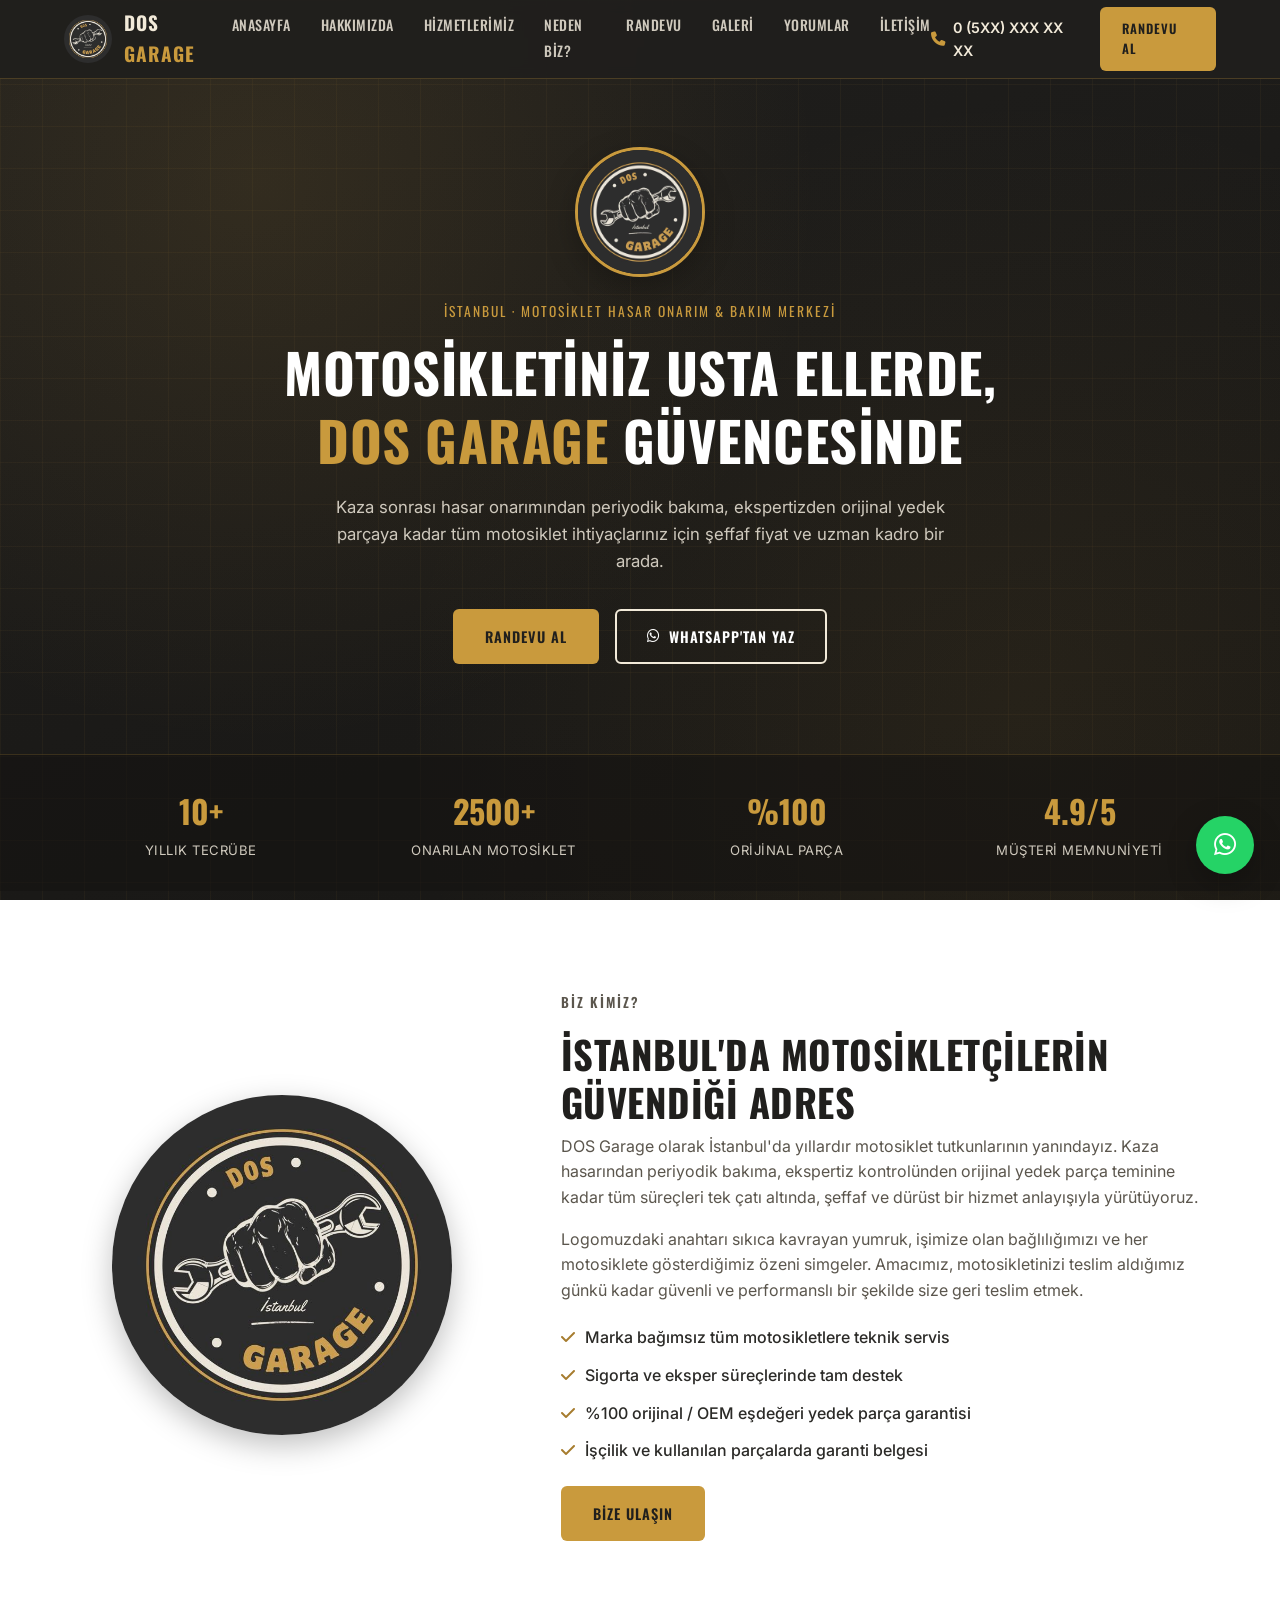
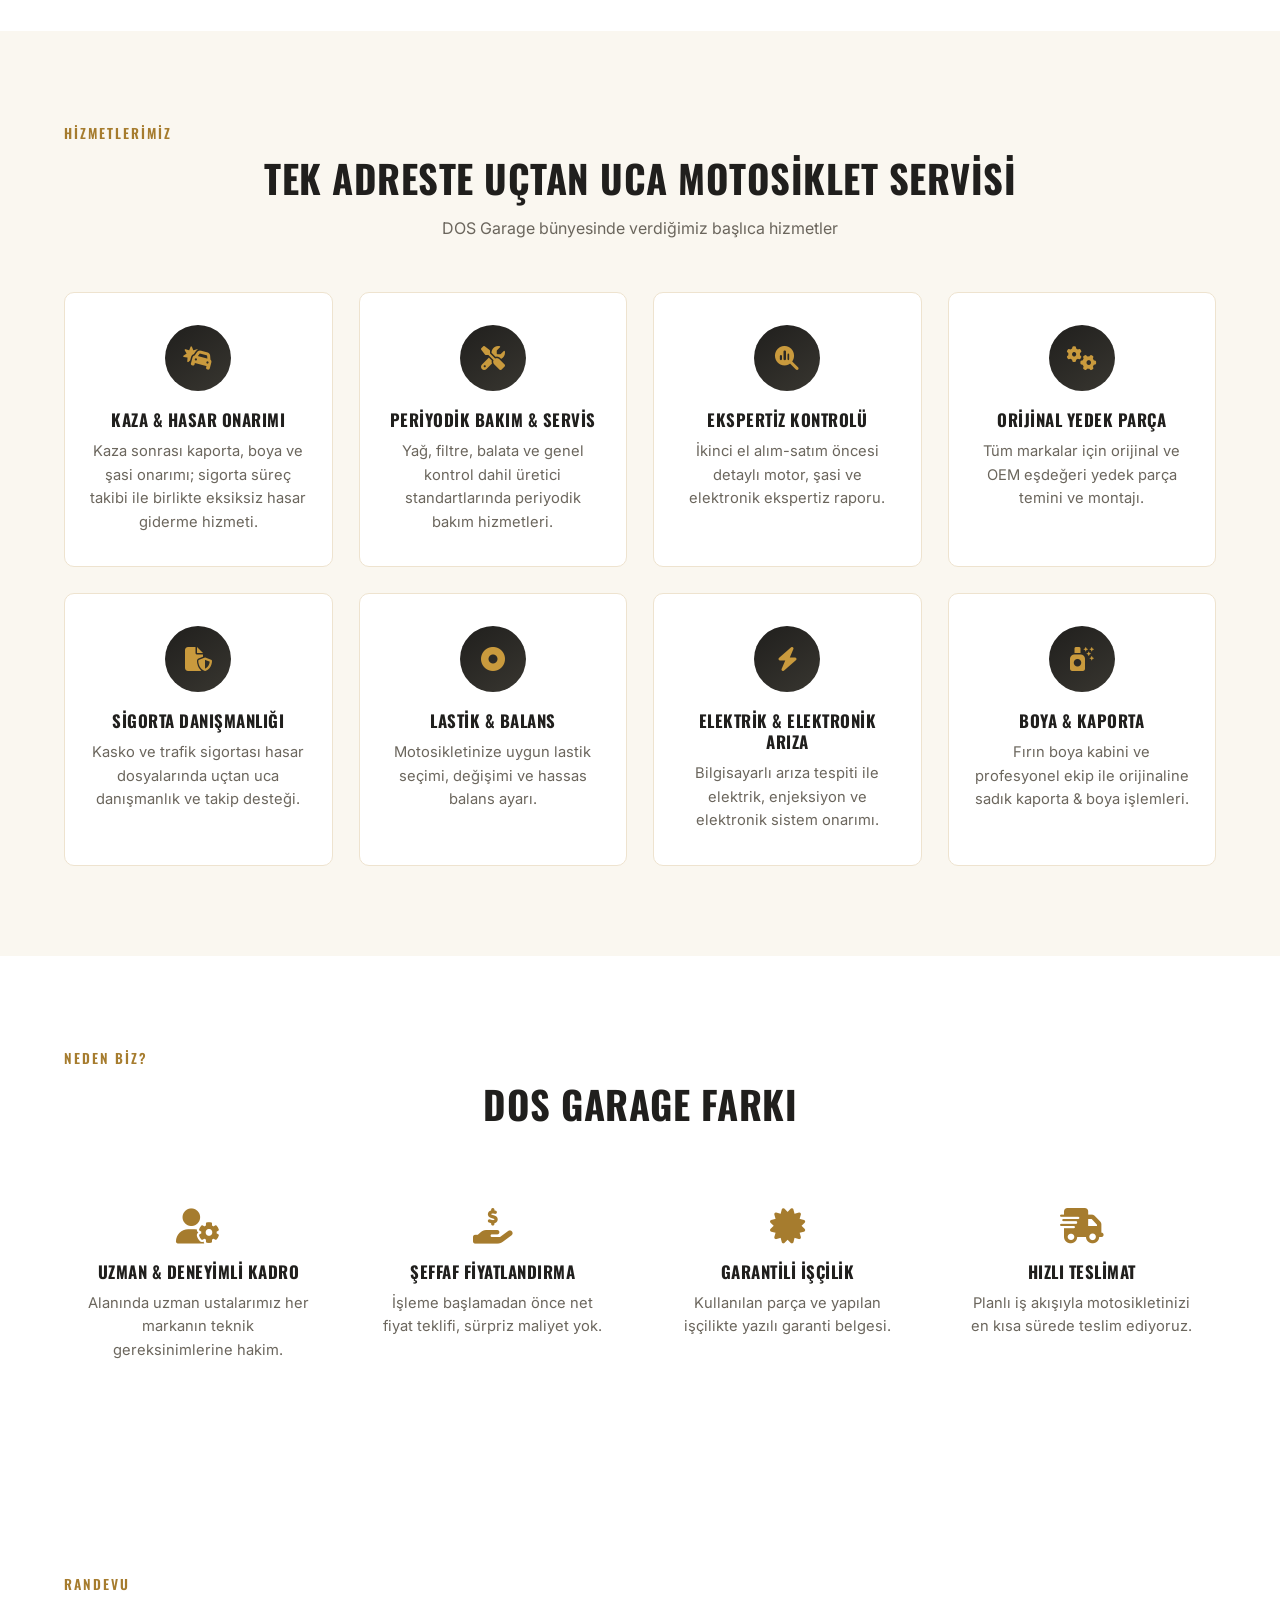
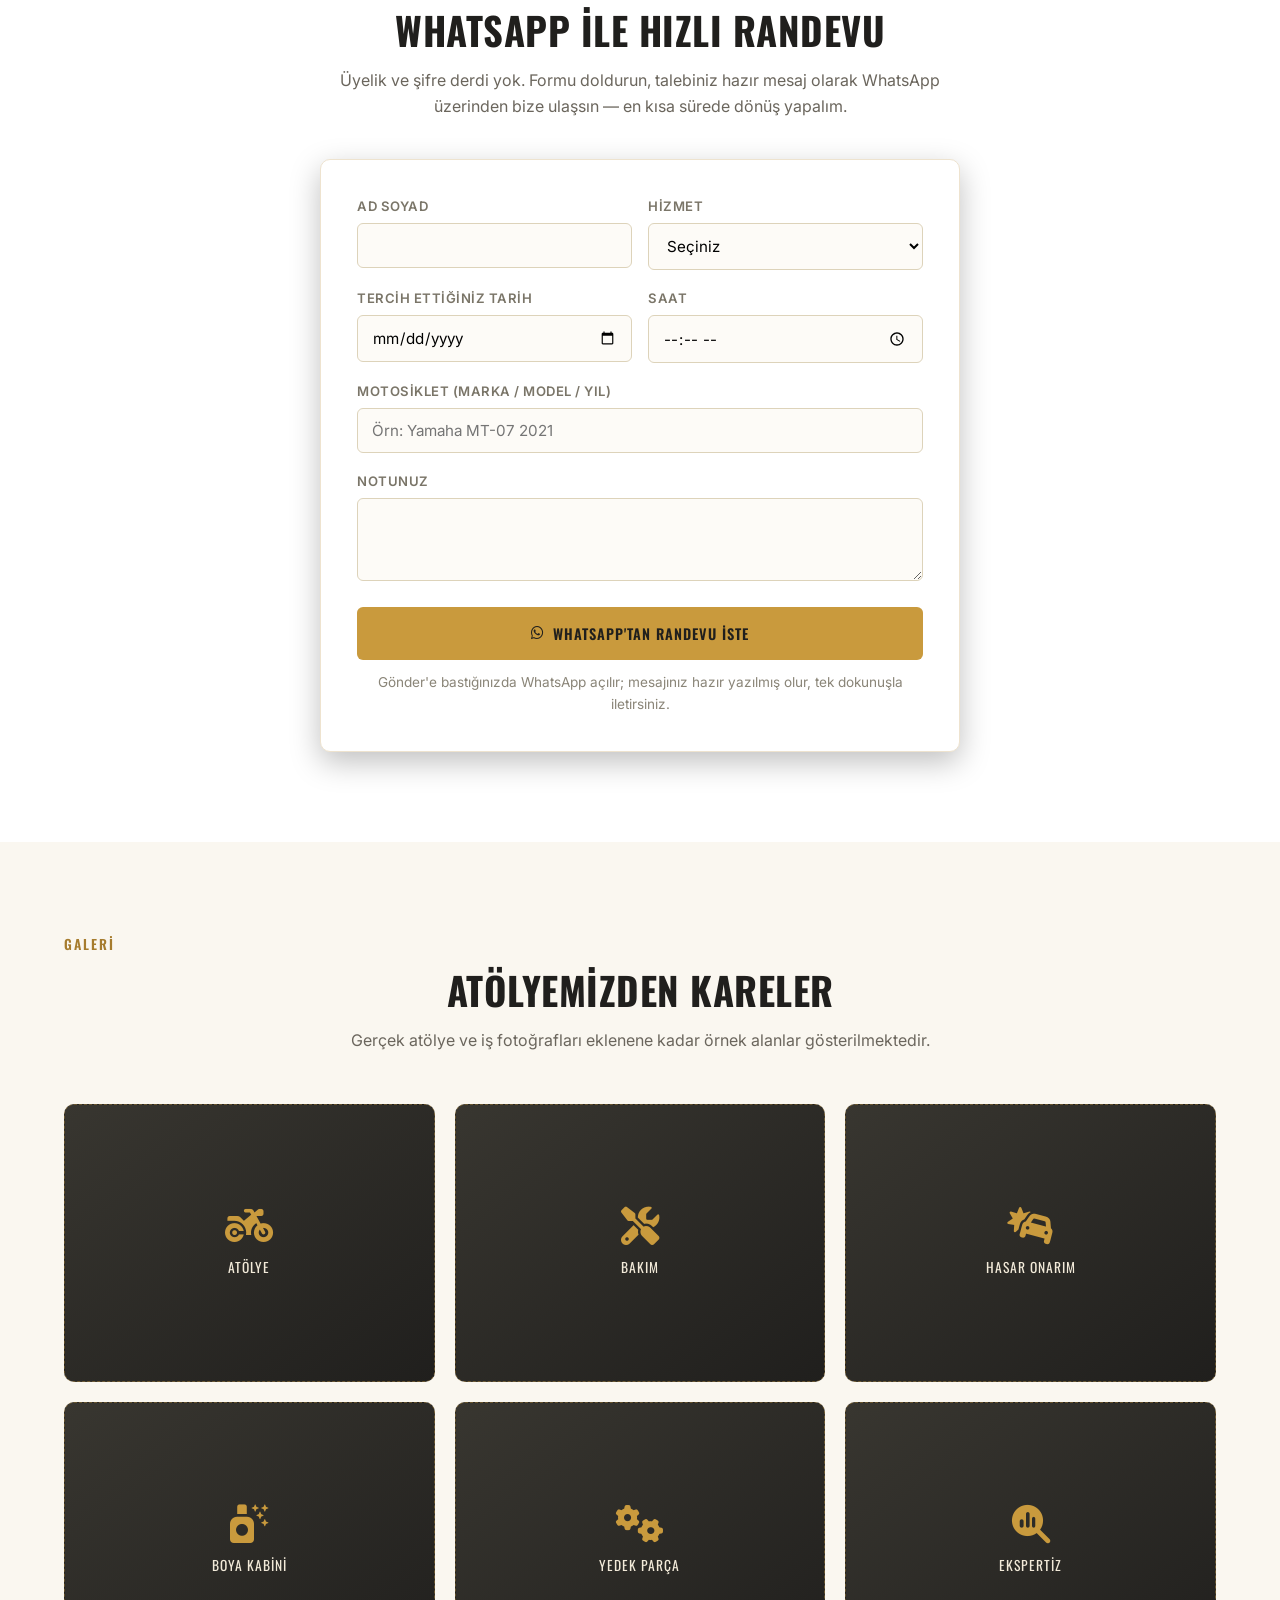
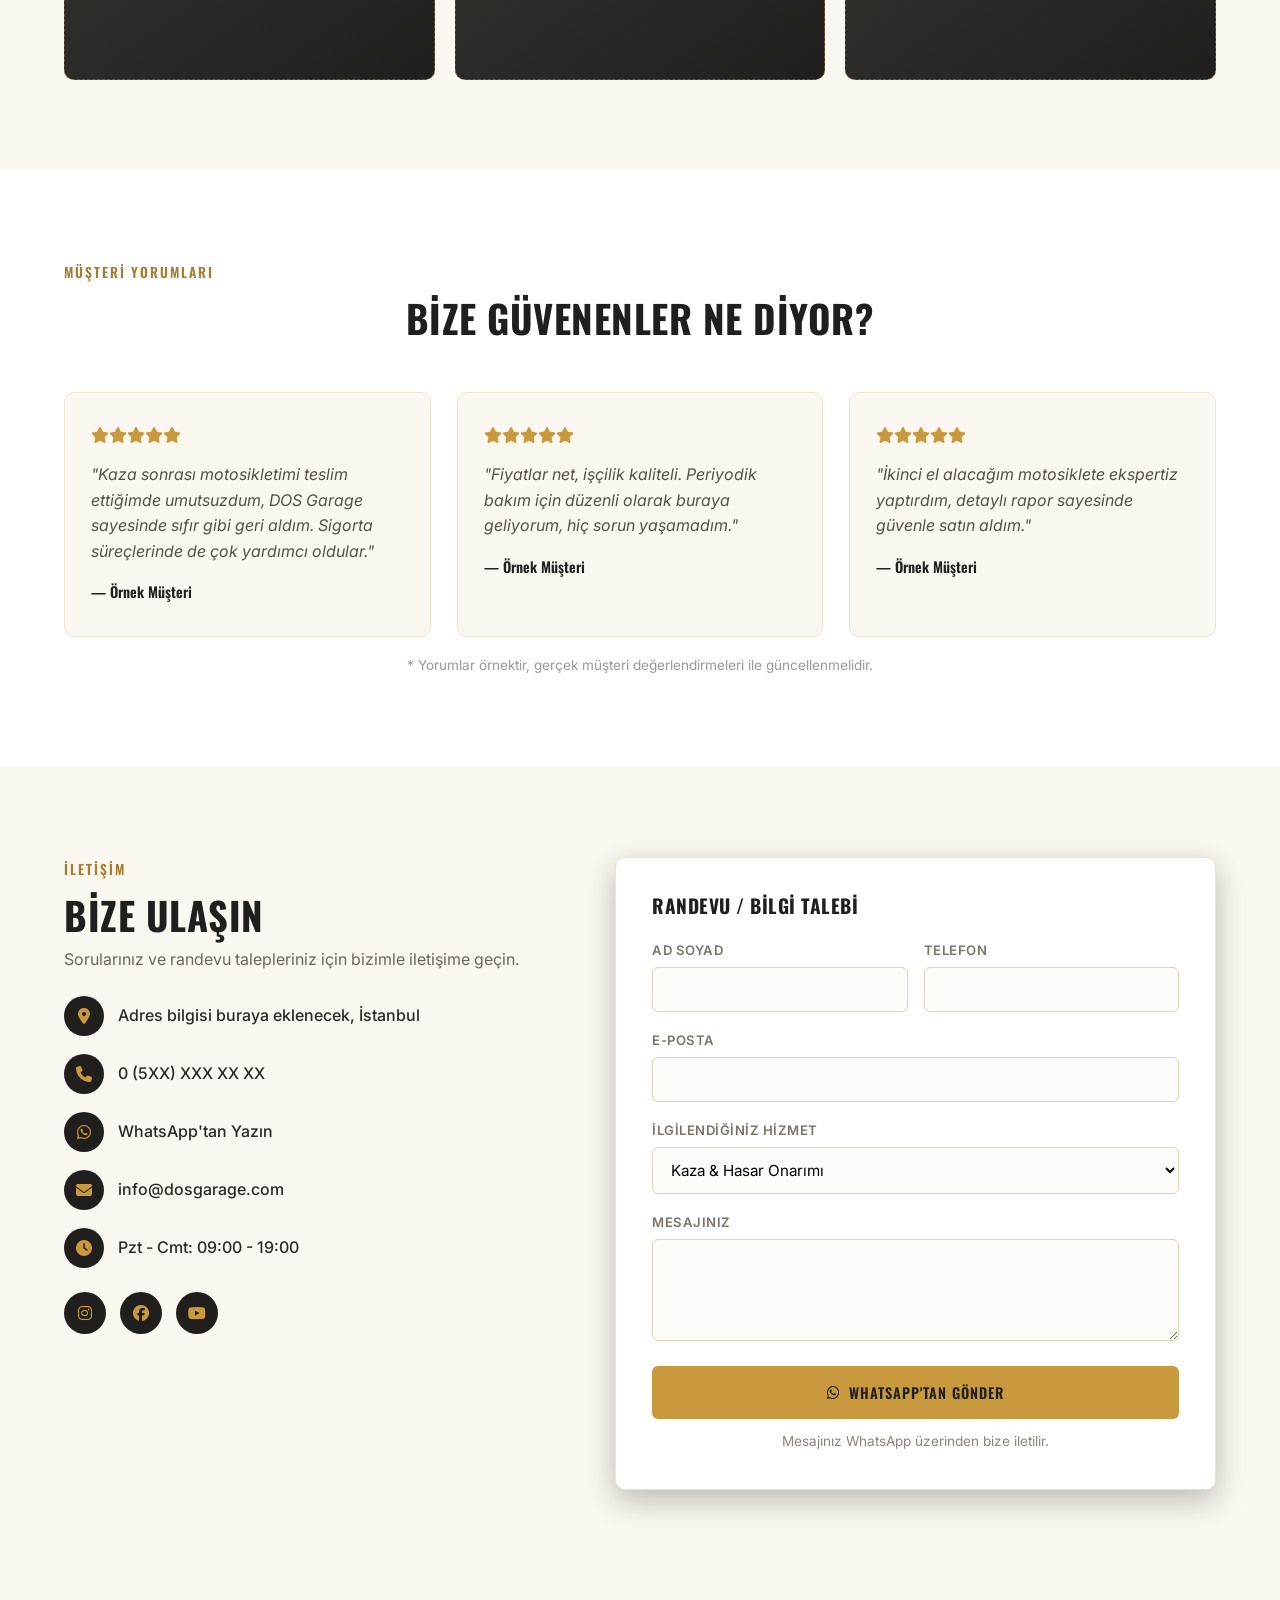
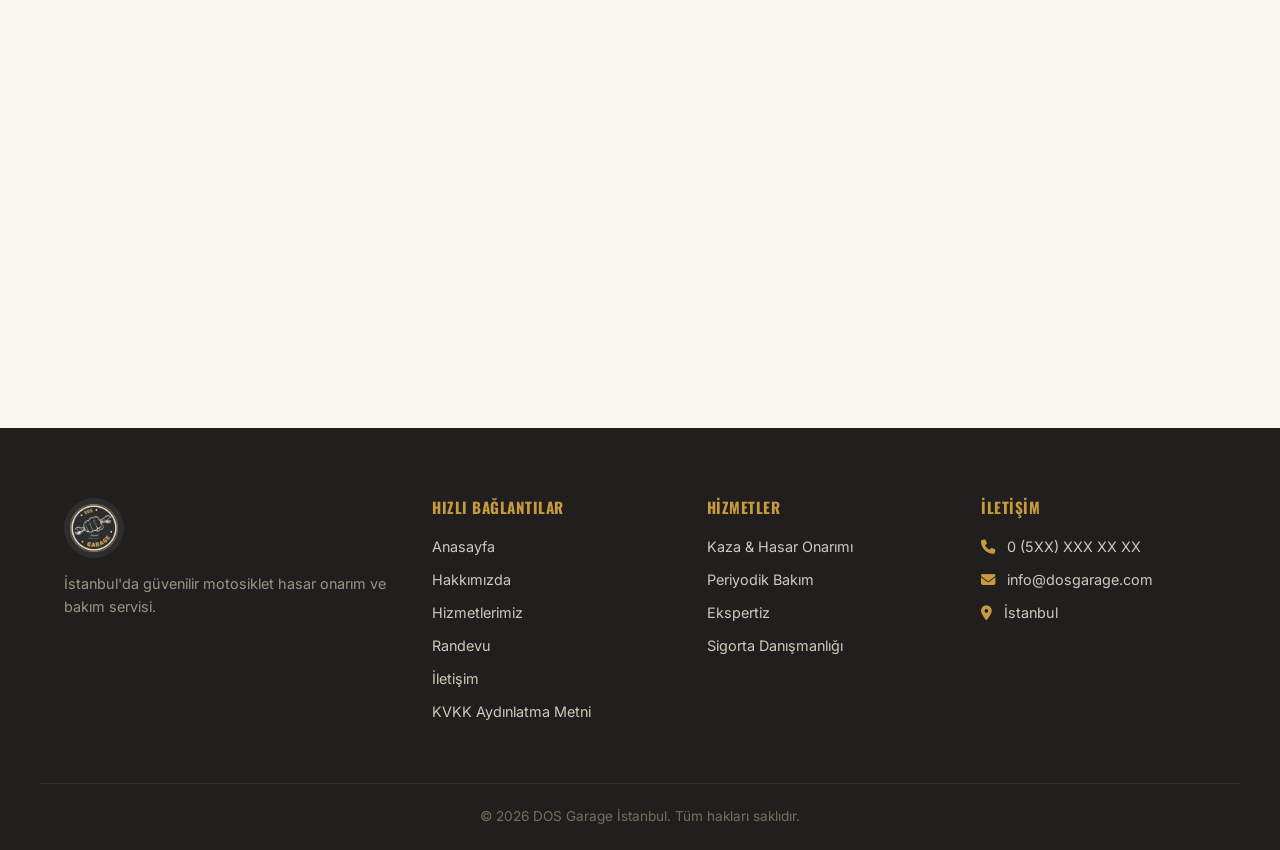
<file: index.html>
<!DOCTYPE html>
<html lang="tr">
<head>
<meta charset="UTF-8">
<meta name="viewport" content="width=device-width, initial-scale=1.0">
<title>DOS Garage İstanbul | Motosiklet Hasar Onarım &amp; Bakım Servisi</title>
<meta name="description" content="DOS Garage İstanbul - Motosiklet hasar onarımı, periyodik bakım, ekspertiz, orijinal yedek parça ve sigorta danışmanlığı hizmetleri. Uzman kadro, şeffaf fiyat.">
<link rel="icon" type="image/jpeg" href="images/logo.jpg">
<link rel="preconnect" href="https://fonts.googleapis.com">
<link href="https://fonts.googleapis.com/css2?family=Oswald:wght@500;600;700&family=Inter:wght@400;500;600;700&display=swap" rel="stylesheet">
<link rel="stylesheet" href="https://cdnjs.cloudflare.com/ajax/libs/font-awesome/6.5.1/css/all.min.css">
<link rel="stylesheet" href="css/style.css">
</head>
<body>

<!-- GİRİŞ ANİMASYONU -->
<div class="intro-splash" id="introSplash">
  <img src="images/logo.jpg" alt="DOS Garage Logo" class="intro-logo">
  <span class="intro-text">DOS <em>GARAGE</em></span>
</div>

<!-- HEADER -->
<header class="site-header" id="siteHeader">
  <div class="container header-inner">
    <a href="#top" class="brand">
      <img src="images/logo.jpg" alt="DOS Garage İstanbul Logo" class="brand-logo">
      <span class="brand-text">DOS <em>GARAGE</em></span>
    </a>

    <nav class="main-nav" id="mainNav">
      <ul>
        <li><a href="#top">Anasayfa</a></li>
        <li><a href="#hakkimizda">Hakkımızda</a></li>
        <li><a href="#hizmetler">Hizmetlerimiz</a></li>
        <li><a href="#neden-biz">Neden Biz?</a></li>
        <li><a href="#randevu">Randevu</a></li>
        <li><a href="#galeri">Galeri</a></li>
        <li><a href="#yorumlar">Yorumlar</a></li>
        <li><a href="#iletisim">İletişim</a></li>
      </ul>
    </nav>

    <div class="header-actions">
      <a href="tel:+900000000000" class="header-phone"><i class="fa-solid fa-phone"></i> 0 (5XX) XXX XX XX</a>
      <a href="#randevu" class="btn btn-primary btn-sm">Randevu Al</a>
      <button class="nav-toggle" id="navToggle" aria-label="Menüyü Aç/Kapat">
        <span></span><span></span><span></span>
      </button>
    </div>
  </div>
</header>

<!-- HERO -->
<section class="hero" id="top">
  <div class="hero-overlay"></div>
  <div class="container hero-inner">
    <img src="images/logo.jpg" alt="DOS Garage Logo" class="hero-logo" data-aos>
    <p class="eyebrow" data-aos>İstanbul · Motosiklet Hasar Onarım &amp; Bakım Merkezi</p>
    <h1 data-aos>Motosikletiniz Usta Ellerde,<br><span class="accent">DOS GARAGE</span> Güvencesinde</h1>
    <p class="hero-desc" data-aos>Kaza sonrası hasar onarımından periyodik bakıma, ekspertizden orijinal yedek parçaya kadar tüm motosiklet ihtiyaçlarınız için şeffaf fiyat ve uzman kadro bir arada.</p>
    <div class="hero-cta" data-aos>
      <a href="#randevu" class="btn btn-primary">Randevu Al</a>
      <a href="https://wa.me/900000000000" target="_blank" rel="noopener" class="btn btn-outline"><i class="fa-brands fa-whatsapp"></i> WhatsApp'tan Yaz</a>
    </div>
  </div>
  <div class="hero-stats">
    <div class="container stats-grid">
      <div class="stat"><span class="stat-num">10+</span><span class="stat-label">Yıllık Tecrübe</span></div>
      <div class="stat"><span class="stat-num">2500+</span><span class="stat-label">Onarılan Motosiklet</span></div>
      <div class="stat"><span class="stat-num">%100</span><span class="stat-label">Orijinal Parça</span></div>
      <div class="stat"><span class="stat-num">4.9/5</span><span class="stat-label">Müşteri Memnuniyeti</span></div>
    </div>
  </div>
</section>

<!-- HAKKIMIZDA -->
<section class="section about" id="hakkimizda">
  <div class="container about-grid">
    <div class="about-media" data-aos>
      <img src="images/logo.jpg" alt="DOS Garage atölye" class="about-logo-badge">
    </div>
    <div class="about-content" data-aos>
      <p class="section-tag">Biz Kimiz?</p>
      <h2>İstanbul'da Motosikletçilerin Güvendiği Adres</h2>
      <p>DOS Garage olarak İstanbul'da yıllardır motosiklet tutkunlarının yanındayız. Kaza hasarından periyodik bakıma, ekspertiz kontrolünden orijinal yedek parça teminine kadar tüm süreçleri tek çatı altında, şeffaf ve dürüst bir hizmet anlayışıyla yürütüyoruz.</p>
      <p>Logomuzdaki anahtarı sıkıca kavrayan yumruk, işimize olan bağlılığımızı ve her motosiklete gösterdiğimiz özeni simgeler. Amacımız, motosikletinizi teslim aldığımız günkü kadar güvenli ve performanslı bir şekilde size geri teslim etmek.</p>
      <ul class="about-list">
        <li><i class="fa-solid fa-check"></i> Marka bağımsız tüm motosikletlere teknik servis</li>
        <li><i class="fa-solid fa-check"></i> Sigorta ve eksper süreçlerinde tam destek</li>
        <li><i class="fa-solid fa-check"></i> %100 orijinal / OEM eşdeğeri yedek parça garantisi</li>
        <li><i class="fa-solid fa-check"></i> İşçilik ve kullanılan parçalarda garanti belgesi</li>
      </ul>
      <a href="#iletisim" class="btn btn-primary">Bize Ulaşın</a>
    </div>
  </div>
</section>

<!-- HİZMETLER -->
<section class="section services alt-bg" id="hizmetler">
  <div class="container">
    <p class="section-tag center">Hizmetlerimiz</p>
    <h2 class="center">Tek Adreste Uçtan Uca Motosiklet Servisi</h2>
    <p class="section-sub center">DOS Garage bünyesinde verdiğimiz başlıca hizmetler</p>

    <div class="services-grid">
      <div class="service-card" data-aos>
        <div class="service-icon"><i class="fa-solid fa-car-burst"></i></div>
        <h3>Kaza &amp; Hasar Onarımı</h3>
        <p>Kaza sonrası kaporta, boya ve şasi onarımı; sigorta süreç takibi ile birlikte eksiksiz hasar giderme hizmeti.</p>
      </div>
      <div class="service-card" data-aos>
        <div class="service-icon"><i class="fa-solid fa-screwdriver-wrench"></i></div>
        <h3>Periyodik Bakım &amp; Servis</h3>
        <p>Yağ, filtre, balata ve genel kontrol dahil üretici standartlarında periyodik bakım hizmetleri.</p>
      </div>
      <div class="service-card" data-aos>
        <div class="service-icon"><i class="fa-solid fa-magnifying-glass-chart"></i></div>
        <h3>Ekspertiz Kontrolü</h3>
        <p>İkinci el alım-satım öncesi detaylı motor, şasi ve elektronik ekspertiz raporu.</p>
      </div>
      <div class="service-card" data-aos>
        <div class="service-icon"><i class="fa-solid fa-gears"></i></div>
        <h3>Orijinal Yedek Parça</h3>
        <p>Tüm markalar için orijinal ve OEM eşdeğeri yedek parça temini ve montajı.</p>
      </div>
      <div class="service-card" data-aos>
        <div class="service-icon"><i class="fa-solid fa-file-shield"></i></div>
        <h3>Sigorta Danışmanlığı</h3>
        <p>Kasko ve trafik sigortası hasar dosyalarında uçtan uca danışmanlık ve takip desteği.</p>
      </div>
      <div class="service-card" data-aos>
        <div class="service-icon"><i class="fa-solid fa-circle-dot"></i></div>
        <h3>Lastik &amp; Balans</h3>
        <p>Motosikletinize uygun lastik seçimi, değişimi ve hassas balans ayarı.</p>
      </div>
      <div class="service-card" data-aos>
        <div class="service-icon"><i class="fa-solid fa-bolt"></i></div>
        <h3>Elektrik &amp; Elektronik Arıza</h3>
        <p>Bilgisayarlı arıza tespiti ile elektrik, enjeksiyon ve elektronik sistem onarımı.</p>
      </div>
      <div class="service-card" data-aos>
        <div class="service-icon"><i class="fa-solid fa-spray-can-sparkles"></i></div>
        <h3>Boya &amp; Kaporta</h3>
        <p>Fırın boya kabini ve profesyonel ekip ile orijinaline sadık kaporta &amp; boya işlemleri.</p>
      </div>
    </div>
  </div>
</section>

<!-- NEDEN BİZ -->
<section class="section why" id="neden-biz">
  <div class="container">
    <p class="section-tag center">Neden Biz?</p>
    <h2 class="center">DOS Garage Farkı</h2>
    <div class="why-grid">
      <div class="why-card" data-aos>
        <i class="fa-solid fa-user-gear"></i>
        <h3>Uzman &amp; Deneyimli Kadro</h3>
        <p>Alanında uzman ustalarımız her markanın teknik gereksinimlerine hakim.</p>
      </div>
      <div class="why-card" data-aos>
        <i class="fa-solid fa-hand-holding-dollar"></i>
        <h3>Şeffaf Fiyatlandırma</h3>
        <p>İşleme başlamadan önce net fiyat teklifi, sürpriz maliyet yok.</p>
      </div>
      <div class="why-card" data-aos>
        <i class="fa-solid fa-certificate"></i>
        <h3>Garantili İşçilik</h3>
        <p>Kullanılan parça ve yapılan işçilikte yazılı garanti belgesi.</p>
      </div>
      <div class="why-card" data-aos>
        <i class="fa-solid fa-truck-fast"></i>
        <h3>Hızlı Teslimat</h3>
        <p>Planlı iş akışıyla motosikletinizi en kısa sürede teslim ediyoruz.</p>
      </div>
    </div>
  </div>
</section>

<!-- RANDEVU -->
<section class="section membership" id="randevu">
  <div class="container">
    <p class="section-tag center">Randevu</p>
    <h2 class="center">WhatsApp ile Hızlı Randevu</h2>
    <p class="section-sub center">Üyelik ve şifre derdi yok. Formu doldurun, talebiniz hazır mesaj olarak WhatsApp üzerinden bize ulaşsın — en kısa sürede dönüş yapalım.</p>

    <form class="contact-form appointment-wa" id="waAppointmentForm">
      <div class="form-row">
        <div class="form-group">
          <label for="apptName">Ad Soyad</label>
          <input type="text" id="apptName" required>
        </div>
        <div class="form-group">
          <label for="apptService">Hizmet</label>
          <select id="apptService" required>
            <option value="">Seçiniz</option>
            <option>Kaza &amp; Hasar Onarımı</option>
            <option>Periyodik Bakım &amp; Servis</option>
            <option>Ekspertiz Kontrolü</option>
            <option>Orijinal Yedek Parça</option>
            <option>Sigorta Danışmanlığı</option>
            <option>Lastik &amp; Balans</option>
            <option>Elektrik &amp; Elektronik Arıza</option>
            <option>Boya &amp; Kaporta</option>
            <option>Diğer</option>
          </select>
        </div>
      </div>
      <div class="form-row">
        <div class="form-group">
          <label for="apptDate">Tercih Ettiğiniz Tarih</label>
          <input type="date" id="apptDate" required>
        </div>
        <div class="form-group">
          <label for="apptTime">Saat</label>
          <input type="time" id="apptTime">
        </div>
      </div>
      <div class="form-group">
        <label for="apptBike">Motosiklet (Marka / Model / Yıl)</label>
        <input type="text" id="apptBike" placeholder="Örn: Yamaha MT-07 2021">
      </div>
      <div class="form-group">
        <label for="apptNote">Notunuz</label>
        <textarea id="apptNote" rows="3"></textarea>
      </div>
      <button type="submit" class="btn btn-primary btn-block"><i class="fa-brands fa-whatsapp"></i> WhatsApp'tan Randevu İste</button>
      <p class="form-note">Gönder'e bastığınızda WhatsApp açılır; mesajınız hazır yazılmış olur, tek dokunuşla iletirsiniz.</p>
    </form>
  </div>
</section>

<!-- GALERİ -->
<section class="section gallery alt-bg" id="galeri">
  <div class="container">
    <p class="section-tag center">Galeri</p>
    <h2 class="center">Atölyemizden Kareler</h2>
    <p class="section-sub center">Gerçek atölye ve iş fotoğrafları eklenene kadar örnek alanlar gösterilmektedir.</p>
    <div class="gallery-grid">
      <div class="gallery-item"><i class="fa-solid fa-motorcycle"></i><span>Atölye</span></div>
      <div class="gallery-item"><i class="fa-solid fa-screwdriver-wrench"></i><span>Bakım</span></div>
      <div class="gallery-item"><i class="fa-solid fa-car-burst"></i><span>Hasar Onarım</span></div>
      <div class="gallery-item"><i class="fa-solid fa-spray-can-sparkles"></i><span>Boya Kabini</span></div>
      <div class="gallery-item"><i class="fa-solid fa-gears"></i><span>Yedek Parça</span></div>
      <div class="gallery-item"><i class="fa-solid fa-magnifying-glass-chart"></i><span>Ekspertiz</span></div>
    </div>
  </div>
</section>

<!-- YORUMLAR -->
<section class="section testimonials" id="yorumlar">
  <div class="container">
    <p class="section-tag center">Müşteri Yorumları</p>
    <h2 class="center">Bize Güvenenler Ne Diyor?</h2>
    <div class="testimonials-grid">
      <div class="testimonial-card" data-aos>
        <div class="stars"><i class="fa-solid fa-star"></i><i class="fa-solid fa-star"></i><i class="fa-solid fa-star"></i><i class="fa-solid fa-star"></i><i class="fa-solid fa-star"></i></div>
        <p>"Kaza sonrası motosikletimi teslim ettiğimde umutsuzdum, DOS Garage sayesinde sıfır gibi geri aldım. Sigorta süreçlerinde de çok yardımcı oldular."</p>
        <span class="testimonial-name">— Örnek Müşteri</span>
      </div>
      <div class="testimonial-card" data-aos>
        <div class="stars"><i class="fa-solid fa-star"></i><i class="fa-solid fa-star"></i><i class="fa-solid fa-star"></i><i class="fa-solid fa-star"></i><i class="fa-solid fa-star"></i></div>
        <p>"Fiyatlar net, işçilik kaliteli. Periyodik bakım için düzenli olarak buraya geliyorum, hiç sorun yaşamadım."</p>
        <span class="testimonial-name">— Örnek Müşteri</span>
      </div>
      <div class="testimonial-card" data-aos>
        <div class="stars"><i class="fa-solid fa-star"></i><i class="fa-solid fa-star"></i><i class="fa-solid fa-star"></i><i class="fa-solid fa-star"></i><i class="fa-solid fa-star"></i></div>
        <p>"İkinci el alacağım motosiklete ekspertiz yaptırdım, detaylı rapor sayesinde güvenle satın aldım."</p>
        <span class="testimonial-name">— Örnek Müşteri</span>
      </div>
    </div>
    <p class="section-note center">* Yorumlar örnektir, gerçek müşteri değerlendirmeleri ile güncellenmelidir.</p>
  </div>
</section>

<!-- İLETİŞİM -->
<section class="section contact alt-bg" id="iletisim">
  <div class="container contact-grid">
    <div class="contact-info" data-aos>
      <p class="section-tag">İletişim</p>
      <h2>Bize Ulaşın</h2>
      <p class="section-sub-left">Sorularınız ve randevu talepleriniz için bizimle iletişime geçin.</p>
      <ul class="contact-list">
        <li><i class="fa-solid fa-location-dot"></i> <span>Adres bilgisi buraya eklenecek, İstanbul</span></li>
        <li><i class="fa-solid fa-phone"></i> <a href="tel:+900000000000">0 (5XX) XXX XX XX</a></li>
        <li><i class="fa-brands fa-whatsapp"></i> <a href="https://wa.me/900000000000" target="_blank" rel="noopener">WhatsApp'tan Yazın</a></li>
        <li><i class="fa-solid fa-envelope"></i> <a href="mailto:info@dosgarage.com">info@dosgarage.com</a></li>
        <li><i class="fa-solid fa-clock"></i> <span>Pzt - Cmt: 09:00 - 19:00</span></li>
      </ul>
      <div class="social-links">
        <a href="#" aria-label="Instagram"><i class="fa-brands fa-instagram"></i></a>
        <a href="#" aria-label="Facebook"><i class="fa-brands fa-facebook"></i></a>
        <a href="#" aria-label="Youtube"><i class="fa-brands fa-youtube"></i></a>
      </div>
    </div>
    <form class="contact-form" id="contactForm" data-aos>
      <h3>Randevu / Bilgi Talebi</h3>
      <div class="form-row">
        <div class="form-group">
          <label for="name">Ad Soyad</label>
          <input type="text" id="name" name="name" required>
        </div>
        <div class="form-group">
          <label for="phone">Telefon</label>
          <input type="tel" id="phone" name="phone" required>
        </div>
      </div>
      <div class="form-group">
        <label for="email">E-posta</label>
        <input type="email" id="email" name="email">
      </div>
      <div class="form-group">
        <label for="service">İlgilendiğiniz Hizmet</label>
        <select id="service" name="service">
          <option>Kaza &amp; Hasar Onarımı</option>
          <option>Periyodik Bakım &amp; Servis</option>
          <option>Ekspertiz Kontrolü</option>
          <option>Orijinal Yedek Parça</option>
          <option>Sigorta Danışmanlığı</option>
          <option>Diğer</option>
        </select>
      </div>
      <div class="form-group">
        <label for="message">Mesajınız</label>
        <textarea id="message" name="message" rows="4"></textarea>
      </div>
      <button type="submit" class="btn btn-primary btn-block"><i class="fa-brands fa-whatsapp"></i> WhatsApp'tan Gönder</button>
      <p class="form-note">Mesajınız WhatsApp üzerinden bize iletilir.</p>
    </form>
  </div>
  <div class="map-wrap">
    <iframe src="https://www.google.com/maps?q=%C4%B0stanbul&output=embed" width="100%" height="380" style="border:0;" allowfullscreen="" loading="lazy" referrerpolicy="no-referrer-when-downgrade" title="DOS Garage Konum"></iframe>
  </div>
</section>

<!-- FOOTER -->
<footer class="site-footer">
  <div class="container footer-grid">
    <div class="footer-brand">
      <img src="images/logo.jpg" alt="DOS Garage Logo" class="footer-logo">
      <p>İstanbul'da güvenilir motosiklet hasar onarım ve bakım servisi.</p>
    </div>
    <div class="footer-col">
      <h4>Hızlı Bağlantılar</h4>
      <ul>
        <li><a href="#top">Anasayfa</a></li>
        <li><a href="#hakkimizda">Hakkımızda</a></li>
        <li><a href="#hizmetler">Hizmetlerimiz</a></li>
        <li><a href="#randevu">Randevu</a></li>
        <li><a href="#iletisim">İletişim</a></li>
        <li><a href="kvkk.html">KVKK Aydınlatma Metni</a></li>
      </ul>
    </div>
    <div class="footer-col">
      <h4>Hizmetler</h4>
      <ul>
        <li><a href="#hizmetler">Kaza &amp; Hasar Onarımı</a></li>
        <li><a href="#hizmetler">Periyodik Bakım</a></li>
        <li><a href="#hizmetler">Ekspertiz</a></li>
        <li><a href="#hizmetler">Sigorta Danışmanlığı</a></li>
      </ul>
    </div>
    <div class="footer-col">
      <h4>İletişim</h4>
      <ul>
        <li><i class="fa-solid fa-phone"></i> 0 (5XX) XXX XX XX</li>
        <li><i class="fa-solid fa-envelope"></i> info@dosgarage.com</li>
        <li><i class="fa-solid fa-location-dot"></i> İstanbul</li>
      </ul>
    </div>
  </div>
  <div class="footer-bottom">
    <div class="container">
      <p>&copy; <span id="year"></span> DOS Garage İstanbul. Tüm hakları saklıdır.</p>
    </div>
  </div>
</footer>

<a href="https://wa.me/900000000000" target="_blank" rel="noopener" class="whatsapp-float" aria-label="WhatsApp">
  <i class="fa-brands fa-whatsapp"></i>
</a>

<script src="js/script.js"></script>
</body>
</html>
</file>
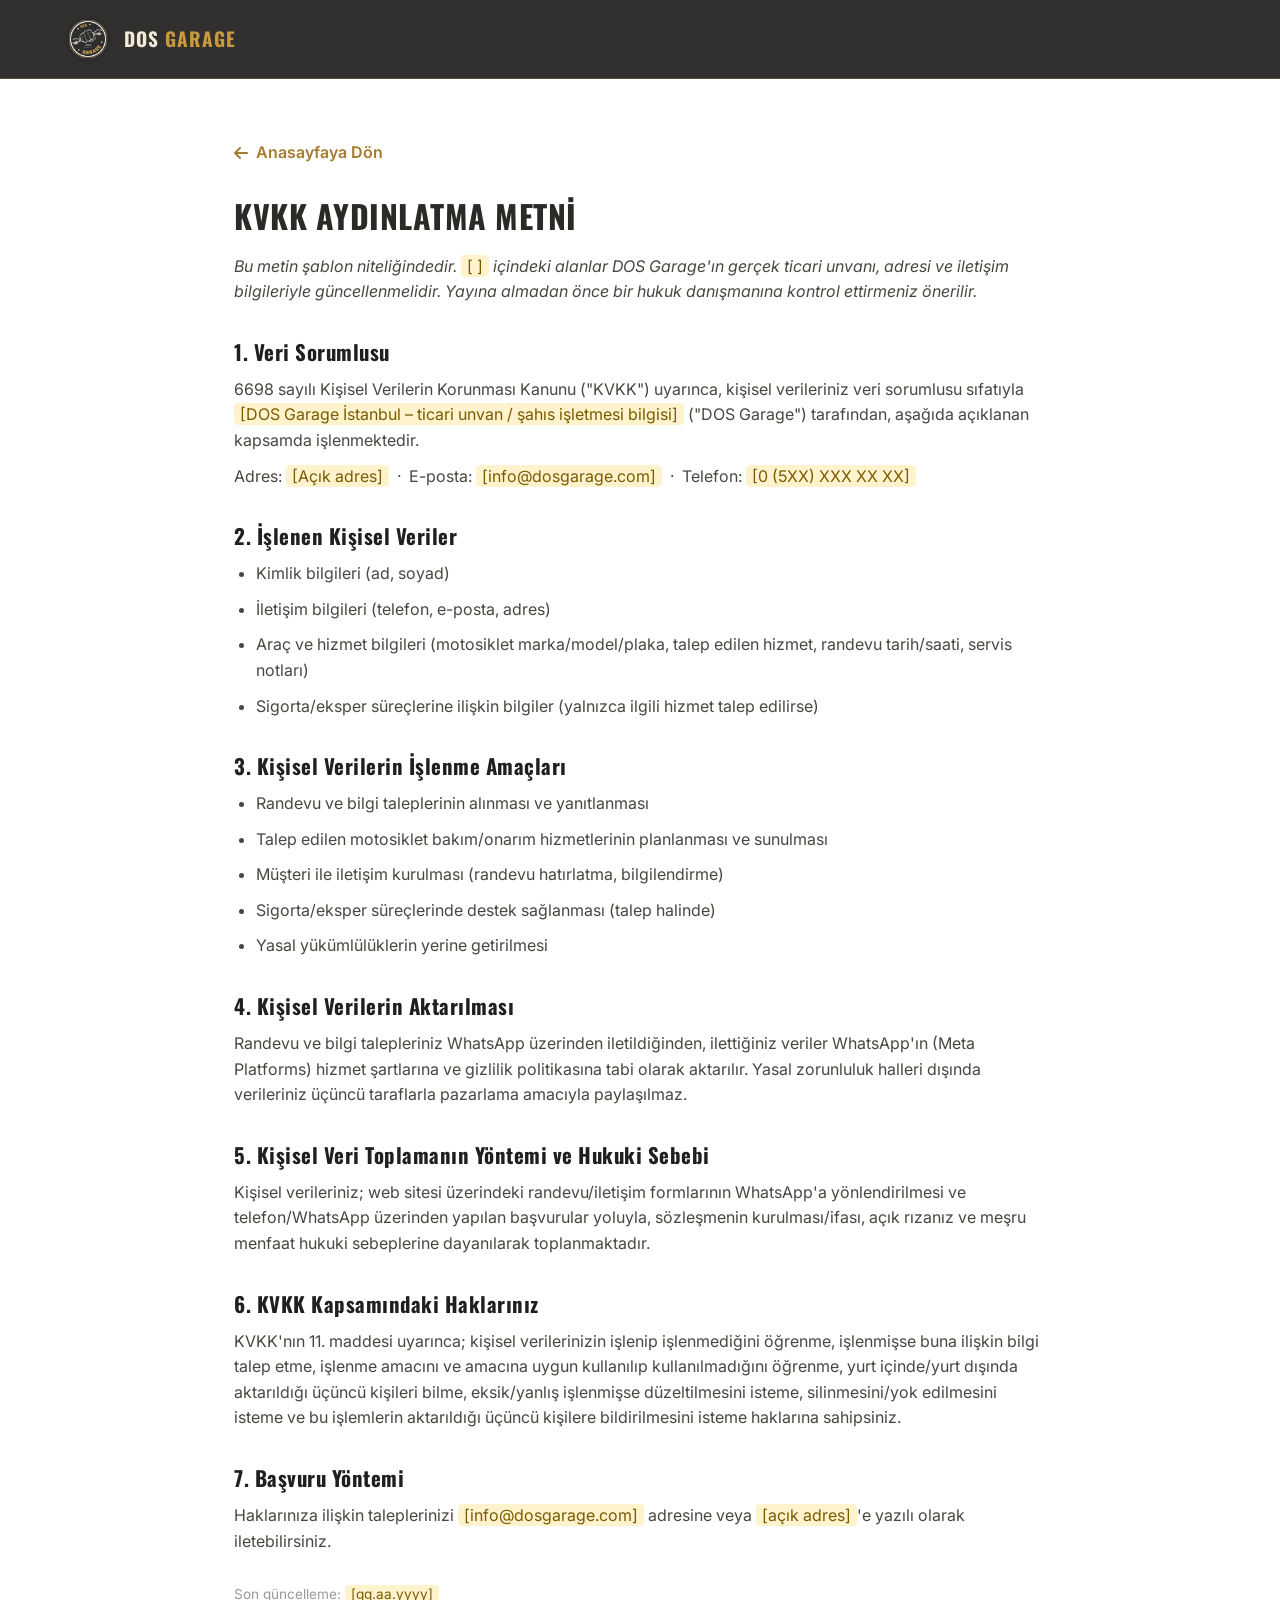
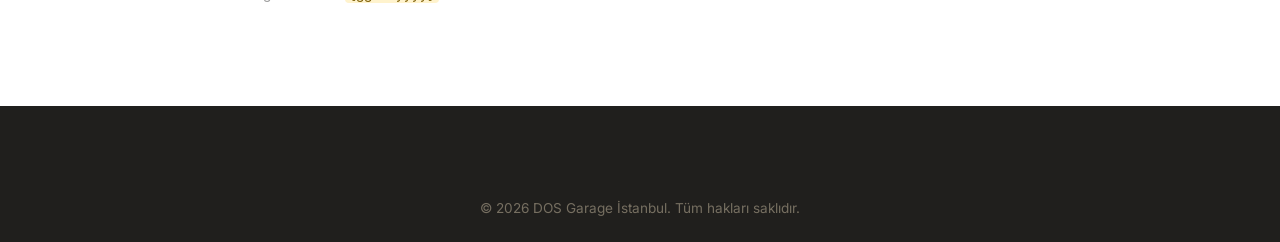
<file: kvkk.html>
<!DOCTYPE html>
<html lang="tr">
<head>
<meta charset="UTF-8">
<meta name="viewport" content="width=device-width, initial-scale=1.0">
<title>KVKK Aydınlatma Metni | DOS Garage İstanbul</title>
<meta name="robots" content="noindex, follow">
<link rel="icon" type="image/jpeg" href="images/logo.jpg">
<link rel="preconnect" href="https://fonts.googleapis.com">
<link href="https://fonts.googleapis.com/css2?family=Oswald:wght@500;600;700&family=Inter:wght@400;500;600;700&display=swap" rel="stylesheet">
<link rel="stylesheet" href="https://cdnjs.cloudflare.com/ajax/libs/font-awesome/6.5.1/css/all.min.css">
<link rel="stylesheet" href="css/style.css">
<style>
  .legal-page { padding-top: 140px; padding-bottom: 90px; }
  .legal-page h2 { margin-top: 34px; margin-bottom: 12px; text-transform: none; font-size: 1.3rem; }
  .legal-page h1 { margin-bottom: 18px; }
  .legal-page p, .legal-page li { color: #4a4640; margin-bottom: 10px; }
  .legal-page ul { list-style: disc; padding-left: 22px; }
  .legal-page .placeholder { background: #fff3cd; padding: 1px 6px; border-radius: 4px; color: #7a5b00; font-style: normal; }
  .back-link { display: inline-flex; align-items: center; gap: 8px; margin-bottom: 30px; color: var(--gold-dark); font-weight: 600; }
</style>
</head>
<body>

<header class="site-header" id="siteHeader">
  <div class="container header-inner">
    <a href="index.html" class="brand">
      <img src="images/logo.jpg" alt="DOS Garage İstanbul Logo" class="brand-logo">
      <span class="brand-text">DOS <em>GARAGE</em></span>
    </a>
  </div>
</header>

<main class="section legal-page">
  <div class="container" style="max-width: 860px;">
    <a href="index.html" class="back-link"><i class="fa-solid fa-arrow-left"></i> Anasayfaya Dön</a>

    <h1>KVKK Aydınlatma Metni</h1>
    <p><em>Bu metin şablon niteliğindedir. <span class="placeholder">[ ]</span> içindeki alanlar DOS Garage'ın gerçek ticari unvanı, adresi ve iletişim bilgileriyle güncellenmelidir. Yayına almadan önce bir hukuk danışmanına kontrol ettirmeniz önerilir.</em></p>

    <h2>1. Veri Sorumlusu</h2>
    <p>6698 sayılı Kişisel Verilerin Korunması Kanunu ("KVKK") uyarınca, kişisel verileriniz veri sorumlusu sıfatıyla <span class="placeholder">[DOS Garage İstanbul – ticari unvan / şahıs işletmesi bilgisi]</span> ("DOS Garage") tarafından, aşağıda açıklanan kapsamda işlenmektedir.</p>
    <p>Adres: <span class="placeholder">[Açık adres]</span> &nbsp;·&nbsp; E-posta: <span class="placeholder">[info@dosgarage.com]</span> &nbsp;·&nbsp; Telefon: <span class="placeholder">[0 (5XX) XXX XX XX]</span></p>

    <h2>2. İşlenen Kişisel Veriler</h2>
    <ul>
      <li>Kimlik bilgileri (ad, soyad)</li>
      <li>İletişim bilgileri (telefon, e-posta, adres)</li>
      <li>Araç ve hizmet bilgileri (motosiklet marka/model/plaka, talep edilen hizmet, randevu tarih/saati, servis notları)</li>
      <li>Sigorta/eksper süreçlerine ilişkin bilgiler (yalnızca ilgili hizmet talep edilirse)</li>
    </ul>

    <h2>3. Kişisel Verilerin İşlenme Amaçları</h2>
    <ul>
      <li>Randevu ve bilgi taleplerinin alınması ve yanıtlanması</li>
      <li>Talep edilen motosiklet bakım/onarım hizmetlerinin planlanması ve sunulması</li>
      <li>Müşteri ile iletişim kurulması (randevu hatırlatma, bilgilendirme)</li>
      <li>Sigorta/eksper süreçlerinde destek sağlanması (talep halinde)</li>
      <li>Yasal yükümlülüklerin yerine getirilmesi</li>
    </ul>

    <h2>4. Kişisel Verilerin Aktarılması</h2>
    <p>Randevu ve bilgi talepleriniz WhatsApp üzerinden iletildiğinden, ilettiğiniz veriler WhatsApp'ın (Meta Platforms) hizmet şartlarına ve gizlilik politikasına tabi olarak aktarılır. Yasal zorunluluk halleri dışında verileriniz üçüncü taraflarla pazarlama amacıyla paylaşılmaz.</p>

    <h2>5. Kişisel Veri Toplamanın Yöntemi ve Hukuki Sebebi</h2>
    <p>Kişisel verileriniz; web sitesi üzerindeki randevu/iletişim formlarının WhatsApp'a yönlendirilmesi ve telefon/WhatsApp üzerinden yapılan başvurular yoluyla, sözleşmenin kurulması/ifası, açık rızanız ve meşru menfaat hukuki sebeplerine dayanılarak toplanmaktadır.</p>

    <h2>6. KVKK Kapsamındaki Haklarınız</h2>
    <p>KVKK'nın 11. maddesi uyarınca; kişisel verilerinizin işlenip işlenmediğini öğrenme, işlenmişse buna ilişkin bilgi talep etme, işlenme amacını ve amacına uygun kullanılıp kullanılmadığını öğrenme, yurt içinde/yurt dışında aktarıldığı üçüncü kişileri bilme, eksik/yanlış işlenmişse düzeltilmesini isteme, silinmesini/yok edilmesini isteme ve bu işlemlerin aktarıldığı üçüncü kişilere bildirilmesini isteme haklarına sahipsiniz.</p>

    <h2>7. Başvuru Yöntemi</h2>
    <p>Haklarınıza ilişkin taleplerinizi <span class="placeholder">[info@dosgarage.com]</span> adresine veya <span class="placeholder">[açık adres]</span>'e yazılı olarak iletebilirsiniz.</p>

    <p style="margin-top:30px; color:#999; font-size:.85rem;">Son güncelleme: <span class="placeholder">[gg.aa.yyyy]</span></p>
  </div>
</main>

<footer class="site-footer">
  <div class="footer-bottom">
    <div class="container">
      <p>&copy; <span id="year"></span> DOS Garage İstanbul. Tüm hakları saklıdır.</p>
    </div>
  </div>
</footer>

<script>document.getElementById('year').textContent = new Date().getFullYear();</script>
</body>
</html>
</file>
<file: css/style.css>
/* ==========================================================================
   DOS GARAGE — renk paleti logodan türetilmiştir
   Koyu antrasit + altın/hardal sarısı + krem
   ========================================================================== */
:root {
  --dark: #201f1d;
  --dark-2: #2b2a27;
  --dark-3: #383630;
  --gold: #c99a3d;
  --gold-light: #e0b962;
  --gold-dark: #a67c2e;
  --cream: #f2ead9;
  --cream-2: #e8ddc3;
  --white: #ffffff;
  --text-light: #cfc9bd;
  --danger: #b3311a;

  --font-heading: 'Oswald', sans-serif;
  --font-body: 'Inter', sans-serif;

  --radius: 10px;
  --shadow: 0 10px 30px rgba(0,0,0,.25);
  --transition: .25s ease;
}

* { box-sizing: border-box; margin: 0; padding: 0; }

html { scroll-behavior: smooth; }

body {
  font-family: var(--font-body);
  color: var(--dark-2);
  background: var(--white);
  line-height: 1.6;
  overflow-x: hidden;
}

img { max-width: 100%; display: block; }

a { text-decoration: none; color: inherit; }

ul { list-style: none; }

h1, h2, h3, h4 {
  font-family: var(--font-heading);
  font-weight: 700;
  text-transform: uppercase;
  letter-spacing: .5px;
  line-height: 1.25;
}

.container {
  width: 100%;
  max-width: 1200px;
  margin: 0 auto;
  padding: 0 24px;
}

.section { padding: 90px 0; }
.alt-bg { background: #faf7f0; }

.center { text-align: center; margin-left: auto; margin-right: auto; }

.section-tag {
  display: inline-block;
  color: var(--gold-dark);
  font-family: var(--font-heading);
  font-weight: 600;
  letter-spacing: 2px;
  text-transform: uppercase;
  font-size: .85rem;
  margin-bottom: 10px;
}

.section-sub {
  max-width: 620px;
  margin: 14px auto 0;
  color: #6b665d;
}
.section-sub-left { color: #6b665d; margin-bottom: 24px; }
.section-note { color: #999; font-size: .85rem; margin-top: 18px; }

h2 { font-size: clamp(1.7rem, 3vw, 2.4rem); color: var(--dark); margin-bottom: 8px; }

/* Buttons */
.btn {
  display: inline-flex;
  align-items: center;
  gap: 8px;
  padding: 14px 30px;
  border-radius: 6px;
  font-family: var(--font-heading);
  font-weight: 600;
  text-transform: uppercase;
  letter-spacing: 1px;
  font-size: .9rem;
  border: 2px solid transparent;
  cursor: pointer;
  transition: var(--transition);
}
.btn-primary {
  background: var(--gold);
  color: var(--dark);
}
.btn-primary:hover { background: var(--gold-light); transform: translateY(-2px); }
.btn-outline {
  border-color: var(--cream);
  color: var(--white);
}
.btn-outline:hover { background: rgba(255,255,255,.1); }
.btn-sm { padding: 10px 20px; font-size: .8rem; }
.btn-block { width: 100%; justify-content: center; }

/* ============ HEADER ============ */
.site-header {
  position: fixed;
  top: 0; left: 0; right: 0;
  z-index: 1000;
  background: rgba(32, 31, 29, .92);
  backdrop-filter: blur(6px);
  border-bottom: 1px solid rgba(201,154,61,.25);
}

.header-inner {
  display: flex;
  align-items: center;
  justify-content: space-between;
  height: 78px;
}

.brand { display: flex; align-items: center; gap: 12px; }
.brand-logo { width: 48px; height: 48px; border-radius: 50%; object-fit: cover; }
.brand-text {
  font-family: var(--font-heading);
  color: var(--cream);
  font-size: 1.2rem;
  font-weight: 700;
  letter-spacing: 1px;
}
.brand-text em { color: var(--gold); font-style: normal; }

.main-nav ul { display: flex; gap: 30px; }
.main-nav a {
  color: var(--text-light);
  font-family: var(--font-heading);
  font-size: .88rem;
  font-weight: 500;
  text-transform: uppercase;
  letter-spacing: .5px;
  transition: var(--transition);
  position: relative;
}
.main-nav a:hover { color: var(--gold); }

.header-actions { display: flex; align-items: center; gap: 18px; }
.header-phone {
  display: flex; align-items: center; gap: 8px;
  color: var(--cream);
  font-size: .9rem;
  font-weight: 600;
}
.header-phone i { color: var(--gold); }

.nav-toggle {
  display: none;
  flex-direction: column;
  gap: 5px;
  background: none;
  border: none;
  cursor: pointer;
  padding: 6px;
}
.nav-toggle span {
  width: 26px; height: 2px; background: var(--cream);
}

/* ============ HERO ============ */
.hero {
  position: relative;
  min-height: 100vh;
  display: flex;
  flex-direction: column;
  justify-content: center;
  background:
    radial-gradient(circle at 20% 20%, rgba(201,154,61,.12), transparent 45%),
    radial-gradient(circle at 80% 80%, rgba(201,154,61,.08), transparent 50%),
    linear-gradient(160deg, var(--dark) 0%, #171614 100%);
  padding-top: 78px;
  overflow: hidden;
}
.hero-overlay {
  position: absolute; inset: 0;
  background-image:
    linear-gradient(rgba(201,154,61,.05) 1px, transparent 1px),
    linear-gradient(90deg, rgba(201,154,61,.05) 1px, transparent 1px);
  background-size: 42px 42px;
  pointer-events: none;
}
.hero-inner {
  position: relative;
  z-index: 1;
  text-align: center;
  padding: 60px 24px 90px;
  max-width: 820px;
}
.hero-logo {
  width: 130px;
  height: 130px;
  border-radius: 50%;
  margin: 0 auto 24px;
  box-shadow: var(--shadow);
  border: 3px solid var(--gold);
}
.eyebrow {
  color: var(--gold);
  font-family: var(--font-heading);
  letter-spacing: 2px;
  text-transform: uppercase;
  font-size: .85rem;
  margin-bottom: 16px;
}
.hero h1 {
  color: var(--white);
  font-size: clamp(2rem, 5vw, 3.4rem);
  margin-bottom: 20px;
}
.hero h1 .accent { color: var(--gold); }
.hero-desc {
  color: var(--text-light);
  font-size: 1.05rem;
  max-width: 620px;
  margin: 0 auto 34px;
}
.hero-cta { display: flex; justify-content: center; gap: 16px; flex-wrap: wrap; }

.hero-stats {
  position: relative;
  z-index: 1;
  background: rgba(20,19,17,.6);
  border-top: 1px solid rgba(201,154,61,.2);
  padding: 30px 0;
}
.stats-grid {
  display: grid;
  grid-template-columns: repeat(4, 1fr);
  gap: 20px;
  text-align: center;
}
.stat-num {
  display: block;
  font-family: var(--font-heading);
  font-size: 2rem;
  font-weight: 700;
  color: var(--gold);
}
.stat-label {
  display: block;
  color: var(--text-light);
  font-size: .82rem;
  text-transform: uppercase;
  letter-spacing: .5px;
  margin-top: 4px;
}

/* ============ ABOUT ============ */
.about-grid {
  display: grid;
  grid-template-columns: .8fr 1.2fr;
  gap: 60px;
  align-items: center;
}
.about-media { display: flex; justify-content: center; }
.about-logo-badge {
  width: 100%;
  max-width: 340px;
  border-radius: 50%;
  box-shadow: var(--shadow);
}
.about-content p { color: #5b564d; margin-bottom: 16px; }
.about-list { margin: 22px 0; }
.about-list li {
  display: flex; align-items: flex-start; gap: 10px;
  margin-bottom: 12px;
  color: var(--dark-2);
  font-weight: 500;
}
.about-list i { color: var(--gold-dark); margin-top: 4px; }

/* ============ SERVICES ============ */
.services-grid {
  display: grid;
  grid-template-columns: repeat(4, 1fr);
  gap: 26px;
  margin-top: 50px;
}
.service-card {
  background: var(--white);
  border: 1px solid #eee3cf;
  border-radius: var(--radius);
  padding: 32px 24px;
  text-align: center;
  transition: var(--transition);
}
.service-card:hover {
  transform: translateY(-6px);
  box-shadow: var(--shadow);
  border-color: var(--gold);
}
.service-icon {
  width: 66px; height: 66px;
  border-radius: 50%;
  background: linear-gradient(145deg, var(--dark), var(--dark-3));
  display: flex; align-items: center; justify-content: center;
  margin: 0 auto 18px;
}
.service-icon i { color: var(--gold); font-size: 1.5rem; }
.service-card h3 { font-size: 1.05rem; color: var(--dark); margin-bottom: 10px; }
.service-card p { color: #6b665d; font-size: .92rem; }

/* ============ WHY US ============ */
.why-grid {
  display: grid;
  grid-template-columns: repeat(4, 1fr);
  gap: 26px;
  margin-top: 50px;
}
.why-card {
  text-align: center;
  padding: 30px 20px;
}
.why-card i {
  font-size: 2.2rem;
  color: var(--gold-dark);
  margin-bottom: 18px;
}
.why-card h3 { font-size: 1.05rem; margin-bottom: 10px; color: var(--dark); }
.why-card p { color: #6b665d; font-size: .92rem; }

/* ============ GALLERY ============ */
.gallery-grid {
  display: grid;
  grid-template-columns: repeat(3, 1fr);
  gap: 20px;
  margin-top: 50px;
}
.gallery-item {
  aspect-ratio: 4/3;
  border-radius: var(--radius);
  background: linear-gradient(145deg, var(--dark-3), var(--dark));
  display: flex; flex-direction: column; align-items: center; justify-content: center;
  gap: 12px;
  color: var(--gold);
  border: 1px dashed rgba(201,154,61,.4);
}
.gallery-item i { font-size: 2.4rem; }
.gallery-item span { color: var(--cream); font-family: var(--font-heading); letter-spacing: 1px; text-transform: uppercase; font-size: .85rem; }

/* ============ TESTIMONIALS ============ */
.testimonials-grid {
  display: grid;
  grid-template-columns: repeat(3, 1fr);
  gap: 26px;
  margin-top: 50px;
}
.testimonial-card {
  background: #faf7f0;
  border: 1px solid #eee3cf;
  border-radius: var(--radius);
  padding: 30px 26px;
}
.stars { color: var(--gold); margin-bottom: 14px; }
.testimonial-card p { color: #55504a; font-style: italic; margin-bottom: 16px; }
.testimonial-name { font-family: var(--font-heading); font-weight: 600; color: var(--dark); font-size: .9rem; }

/* ============ CONTACT ============ */
.contact-grid {
  display: grid;
  grid-template-columns: .9fr 1.1fr;
  gap: 60px;
}
.contact-list { margin: 24px 0; }
.contact-list li {
  display: flex; align-items: center; gap: 14px;
  margin-bottom: 18px;
  color: var(--dark-2);
  font-weight: 500;
}
.contact-list i {
  width: 40px; height: 40px;
  border-radius: 50%;
  background: var(--dark);
  color: var(--gold);
  display: flex; align-items: center; justify-content: center;
  flex-shrink: 0;
}
.social-links { display: flex; gap: 14px; margin-top: 10px; }
.social-links a {
  width: 42px; height: 42px;
  border-radius: 50%;
  background: var(--dark);
  color: var(--gold);
  display: flex; align-items: center; justify-content: center;
  transition: var(--transition);
}
.social-links a:hover { background: var(--gold); color: var(--dark); }

.contact-form {
  background: var(--white);
  border: 1px solid #eee3cf;
  border-radius: var(--radius);
  padding: 36px;
  box-shadow: var(--shadow);
}
.contact-form h3 { color: var(--dark); margin-bottom: 22px; font-size: 1.2rem; }
.form-row { display: grid; grid-template-columns: 1fr 1fr; gap: 16px; }
.form-group { margin-bottom: 18px; }
.form-group label {
  display: block;
  font-size: .82rem;
  font-weight: 600;
  text-transform: uppercase;
  letter-spacing: .5px;
  color: #7a7568;
  margin-bottom: 6px;
}
.form-group input,
.form-group select,
.form-group textarea {
  width: 100%;
  padding: 12px 14px;
  border: 1px solid #ddd3ba;
  border-radius: 6px;
  font-family: var(--font-body);
  font-size: .95rem;
  background: #fdfbf7;
  transition: var(--transition);
}
.form-group input:focus,
.form-group select:focus,
.form-group textarea:focus {
  outline: none;
  border-color: var(--gold);
  box-shadow: 0 0 0 3px rgba(201,154,61,.15);
}
.form-status { margin-top: 12px; font-size: .9rem; color: var(--gold-dark); min-height: 20px; }
.form-note { margin-top: 12px; font-size: .85rem; color: #8a8578; text-align: center; }

.map-wrap { margin-top: 60px; filter: grayscale(.2); }

/* ============ FOOTER ============ */
.site-footer { background: var(--dark); color: var(--text-light); padding-top: 70px; }
.footer-grid {
  display: grid;
  grid-template-columns: 1.4fr 1fr 1fr 1fr;
  gap: 40px;
  padding-bottom: 50px;
  border-bottom: 1px solid rgba(255,255,255,.08);
}
.footer-logo { width: 60px; height: 60px; border-radius: 50%; margin-bottom: 14px; }
.footer-brand p { font-size: .9rem; color: #9a9488; }
.footer-col h4 {
  color: var(--gold);
  font-size: .95rem;
  margin-bottom: 18px;
}
.footer-col ul li { margin-bottom: 10px; font-size: .9rem; }
.footer-col a:hover { color: var(--gold); }
.footer-col i { color: var(--gold); margin-right: 8px; }
.footer-bottom { padding: 22px 0; text-align: center; font-size: .85rem; color: #766f61; }

/* ============ INTRO SPLASH ============ */
body.intro-active { overflow: hidden; }
.intro-splash {
  position: fixed;
  inset: 0;
  z-index: 3000;
  background: var(--dark);
  display: flex;
  flex-direction: column;
  align-items: center;
  justify-content: center;
  gap: 18px;
  transition: opacity .6s ease, visibility .6s ease;
}
.intro-splash.hide { opacity: 0; visibility: hidden; pointer-events: none; }
.intro-logo {
  width: 110px; height: 110px;
  border-radius: 50%;
  border: 3px solid var(--gold);
  animation: introPulse 1.4s ease-in-out infinite;
}
.intro-text {
  font-family: var(--font-heading);
  color: var(--cream);
  font-size: 1.4rem;
  letter-spacing: 2px;
  text-transform: uppercase;
}
.intro-text em { color: var(--gold); font-style: normal; }
@keyframes introPulse {
  0%, 100% { transform: scale(1); }
  50% { transform: scale(1.08); }
}

/* ============ RANDEVU (WHATSAPP) ============ */
.appointment-wa { max-width: 640px; margin: 40px auto 0; }

/* ============ WHATSAPP FLOAT ============ */
.whatsapp-float {
  position: fixed;
  bottom: 26px; right: 26px;
  width: 58px; height: 58px;
  background: #25D366;
  border-radius: 50%;
  display: flex; align-items: center; justify-content: center;
  color: var(--white);
  font-size: 1.6rem;
  box-shadow: var(--shadow);
  z-index: 999;
  transition: var(--transition);
}
.whatsapp-float:hover { transform: scale(1.08); }

/* ============ SCROLL REVEAL ============ */
[data-aos] {
  opacity: 0;
  transform: translateY(24px);
  transition: opacity .6s ease, transform .6s ease;
}
[data-aos].in-view { opacity: 1; transform: translateY(0); }

/* ============ RESPONSIVE ============ */
@media (max-width: 992px) {
  .main-nav { position: fixed; top: 78px; left: 0; right: 0; bottom: 0; background: var(--dark); transform: translateX(-100%); transition: transform .3s ease; overflow-y: auto; }
  .main-nav.open { transform: translateX(0); }
  .main-nav ul { flex-direction: column; padding: 30px 24px; gap: 22px; }
  .header-phone { display: none; }
  .nav-toggle { display: flex; }
  .about-grid, .contact-grid { grid-template-columns: 1fr; }
  .services-grid { grid-template-columns: repeat(2, 1fr); }
  .why-grid { grid-template-columns: repeat(2, 1fr); }
  .testimonials-grid { grid-template-columns: 1fr; }
  .gallery-grid { grid-template-columns: repeat(2, 1fr); }
  .footer-grid { grid-template-columns: 1fr 1fr; }
  .stats-grid { grid-template-columns: repeat(2, 1fr); }
}
@media (max-width: 576px) {
  .services-grid, .why-grid, .gallery-grid { grid-template-columns: 1fr; }
  .form-row { grid-template-columns: 1fr; }
  .footer-grid { grid-template-columns: 1fr; }
  .section { padding: 60px 0; }
}
</file>
